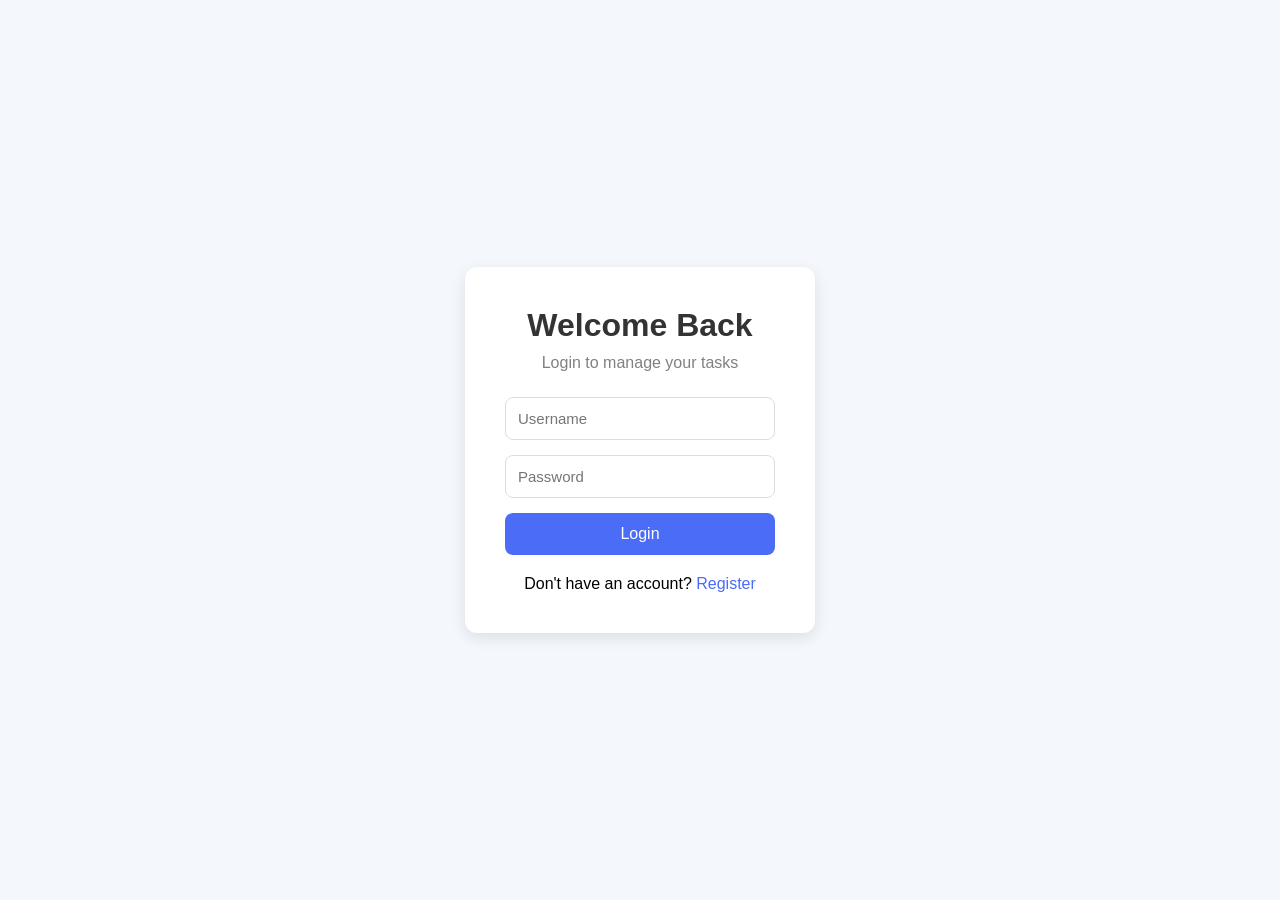
<file: templates/login.html>
<!DOCTYPE html>
<html>
<head>
    <title>Login</title>
    <link rel="stylesheet" href="/static/style.css">
</head>
<body>

<div class="auth-container">

    <div class="auth-box">

        <h1>Welcome Back</h1>

        <p class="subtitle">Login to manage your tasks</p>

        <form method="POST">

            <input type="text" name="username" placeholder="Username" required>

            <input type="password" name="password" placeholder="Password" required>

            <button type="submit">Login</button>

        </form>

        <p class="switch-text">
            Don't have an account?
            <a href="/register">Register</a>
        </p>

    </div>

</div>

</body>
</html>
</file>
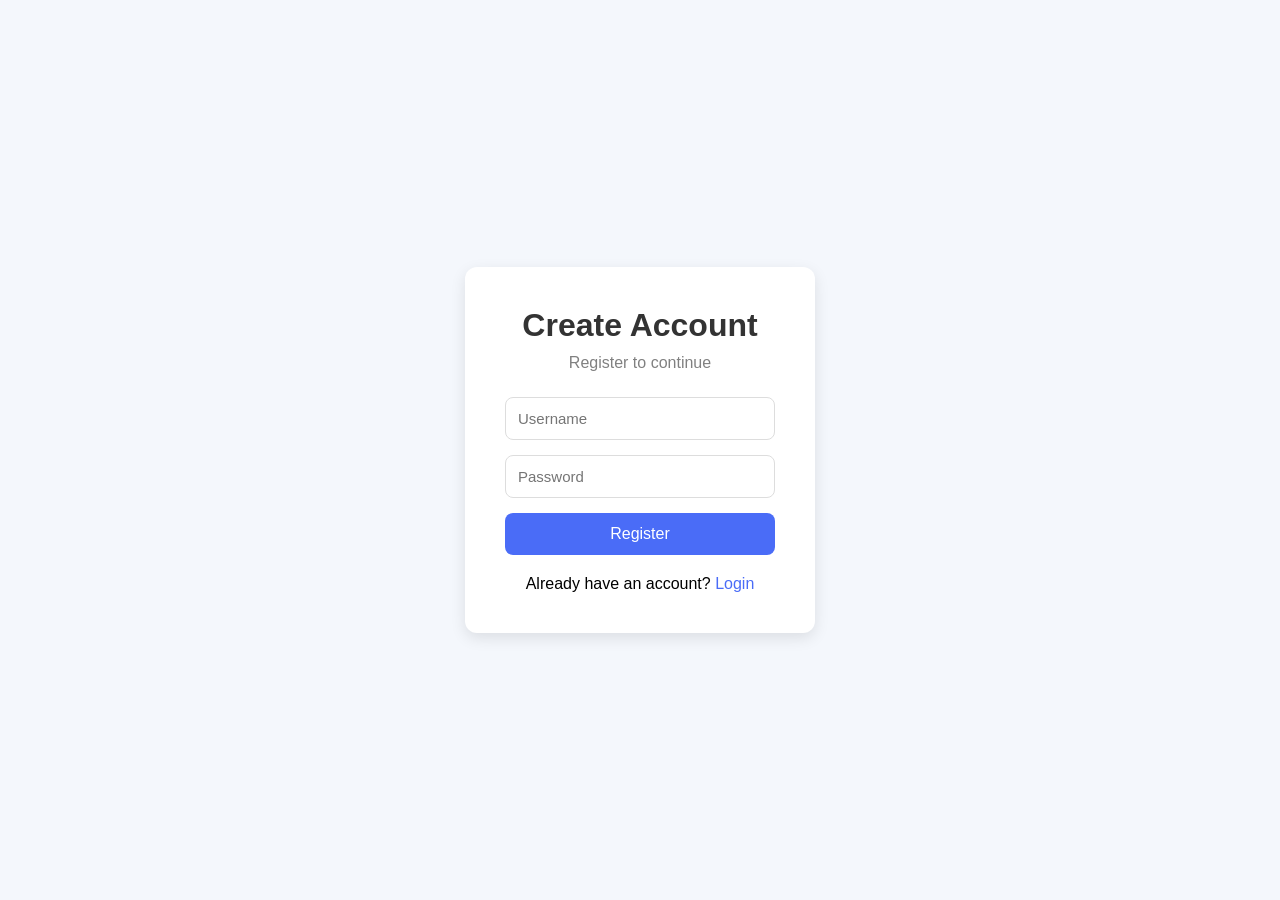
<file: templates/register.html>
<!DOCTYPE html>
<html>
<head>
    <title>Register</title>
    <link rel="stylesheet" href="/static/style.css">
</head>
<body>

<div class="auth-container">

    <div class="auth-box">

        <h1>Create Account</h1>

        <p class="subtitle">Register to continue</p>

        <form method="POST">

            <input type="text" name="username" placeholder="Username" required>

            <input type="password" name="password" placeholder="Password" required>

            <button type="submit">Register</button>

        </form>

        <p class="switch-text">
            Already have an account?
            <a href="/login">Login</a>
        </p>

    </div>

</div>

</body>
</html>
</file>
<file: static/style.css>
* {
    margin: 0;
    padding: 0;
    box-sizing: border-box;
    font-family: Arial, sans-serif;
}

body {
    background: #f4f7fc;
}

/* LOGIN & REGISTER */

.auth-container {
    height: 100vh;
    display: flex;
    justify-content: center;
    align-items: center;
}

.auth-box {
    width: 350px;
    background: white;
    padding: 40px;
    border-radius: 12px;
    box-shadow: 0px 5px 15px rgba(0,0,0,0.1);
    text-align: center;
}

.auth-box h1 {
    margin-bottom: 10px;
    color: #333;
}

.subtitle {
    margin-bottom: 25px;
    color: gray;
}

.auth-box form {
    display: flex;
    flex-direction: column;
}

.auth-box input {
    margin-bottom: 15px;
    padding: 12px;
    border: 1px solid #ddd;
    border-radius: 8px;
    font-size: 15px;
}

.auth-box button {
    padding: 12px;
    border: none;
    background: #4a6cf7;
    color: white;
    border-radius: 8px;
    cursor: pointer;
    font-size: 16px;
}

.auth-box button:hover {
    background: #3451c6;
}

.switch-text {
    margin-top: 20px;
}

.switch-text a {
    color: #4a6cf7;
    text-decoration: none;
}

/* DASHBOARD */

.dashboard-container {
    width: 70%;
    margin: 50px auto;
}

.top-bar {
    background: white;
    padding: 25px;
    border-radius: 12px;
    display: flex;
    justify-content: space-between;
    align-items: center;
    margin-bottom: 25px;
    box-shadow: 0px 5px 15px rgba(0,0,0,0.1);
}

.logout-btn {
    background: red;
    color: white;
    padding: 10px 18px;
    border-radius: 8px;
    text-decoration: none;
}

.task-box {
    background: white;
    padding: 30px;
    border-radius: 12px;
    box-shadow: 0px 5px 15px rgba(0,0,0,0.1);
}

.task-form {
    display: flex;
    gap: 15px;
    margin-bottom: 25px;
}

.task-form input {
    flex: 1;
    padding: 12px;
    border: 1px solid #ddd;
    border-radius: 8px;
}

.task-form button {
    padding: 12px 20px;
    border: none;
    background: #4a6cf7;
    color: white;
    border-radius: 8px;
    cursor: pointer;
}

.task-list {
    list-style: none;
}

.task-list li {
    background: #f4f7fc;
    margin-bottom: 15px;
    padding: 15px;
    border-radius: 10px;
    display: flex;
    justify-content: space-between;
    align-items: center;
}

.delete-btn {
    background: red;
    color: white;
    padding: 8px 14px;
    border-radius: 6px;
    text-decoration: none;
}
</file>
